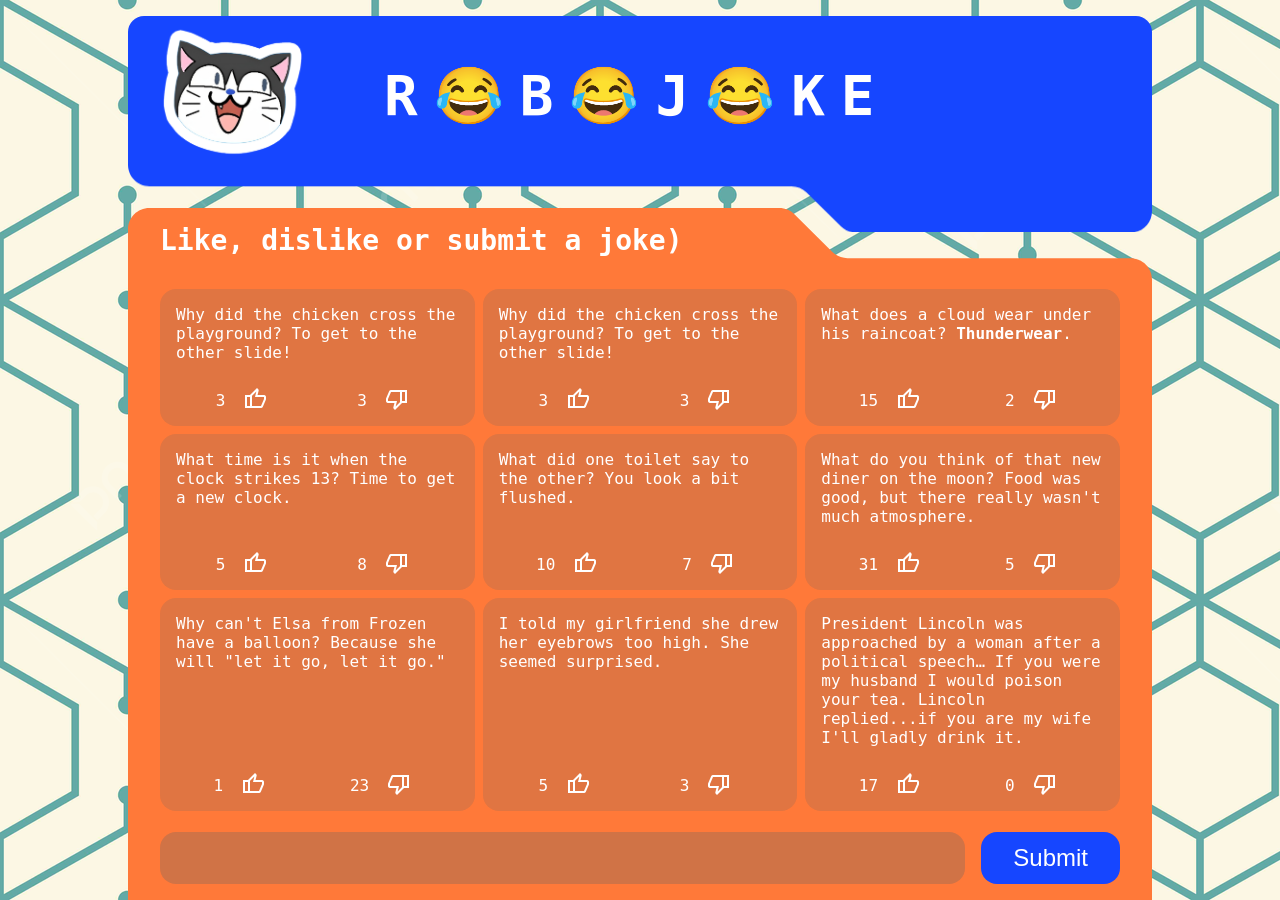
<file: index.html>
<!DOCTYPE html>
<html lang="en">
<head>
    <meta charset="UTF-8">
    <meta http-equiv="X-UA-Compatible" content="IE=edge">
    <meta name="viewport" content="width=device-width, initial-scale=1.0">
    <title>R😂B😂J😂KE</title>
    <link rel="preconnect" href="https://fonts.googleapis.com">
    <link rel="preconnect" href="https://fonts.gstatic.com" crossorigin>
    <link href="https://fonts.googleapis.com/css2?family=Inter:wght@400;700&display=swap" rel="stylesheet">
    <link rel="stylesheet" href="https://fonts.googleapis.com/css2?family=Material+Symbols+Outlined:opsz,wght,FILL,GRAD@48,400,0,0" />
    <link rel="stylesheet" href="style.css">
    <link rel="shortcut icon" href="favicon.ico">
</head>
<body>
    <header>
        <img class="header__img" src="logo.png" alt="logo">
        <h1 class="header__title">R😂B😂J😂KE</h1>
    </header>
    <main>
        <h2 class="main__title">Like, dislike or submit a joke)</h2>
        <div class="jokes_container" id="jokes_container">
            <div class="joke">
                <div class="joke__content">
                    Why did the chicken cross the playground? To get to the other slide!
                </div>
                <div class="joke__footer">
                    <div class="joke__likes">
                        <span>3</span>
                        <button class="joke__btn">
                            <span class="material-symbols-outlined">
                                thumb_up
                            </span>
                        </button>
                    </div>
                    <div class="joke__likes">
                        <span>3</span>
                        <button class="joke__btn">
                            <span class="material-symbols-outlined">
                                thumb_down
                            </span>
                        </button>
                    </div>
                </div>
            </div>

            <div class="joke">
                <div class="joke__content">
                    Why did the chicken cross the playground? To get to the other slide!
                </div>
                <div class="joke__footer">
                    <div class="joke__likes">
                        <span>3</span>
                        <button class="joke__btn">
                            <span class="material-symbols-outlined">
                                thumb_up
                            </span>
                        </button>
                    </div>
                    <div class="joke__likes">
                        <span>3</span>
                        <button class="joke__btn">
                            <span class="material-symbols-outlined">
                                thumb_down
                            </span>
                        </button>
                    </div>
                </div>
            </div>

            <div class="joke">
                <div class="joke__content">
                    What does a cloud wear under his raincoat? <strong>Thunderwear</strong>.
                </div>
                <div class="joke__footer">
                    <div class="joke__likes">
                        <span>15</span>
                        <button class="joke__btn">
                            <span class="material-symbols-outlined">
                                thumb_up
                            </span>
                        </button>
                    </div>
                    <div class="joke__likes">
                        <span>2</span>
                        <button class="joke__btn">
                            <span class="material-symbols-outlined">
                                thumb_down
                            </span>
                        </button>
                    </div>
                </div>
            </div>

            <div class="joke">
                <div class="joke__content">
                    What time is it when the clock strikes 13? Time to get a new clock.
                </div>
                <div class="joke__footer">
                    <div class="joke__likes">
                        <span>5</span>
                        <button class="joke__btn">
                            <span class="material-symbols-outlined">
                                thumb_up
                            </span>
                        </button>
                    </div>
                    <div class="joke__likes">
                        <span>8</span>
                        <button class="joke__btn">
                            <span class="material-symbols-outlined">
                                thumb_down
                            </span>
                        </button>
                    </div>
                </div>
            </div>  

            <div class="joke">
                <div class="joke__content">
                    What did one toilet say to the other? You look a bit flushed.
                </div>
                <div class="joke__footer">
                    <div class="joke__likes">
                        <span>10</span>
                        <button class="joke__btn">
                            <span class="material-symbols-outlined">
                                thumb_up
                            </span>
                        </button>
                    </div>
                    <div class="joke__likes">
                        <span>7</span>
                        <button class="joke__btn">
                            <span class="material-symbols-outlined">
                                thumb_down
                            </span>
                        </button>
                    </div>
                </div>
            </div>

            <div class="joke">
                <div class="joke__content">
                    What do you think of that new diner on the moon? Food was good, but there really wasn't much atmosphere.
                </div>
                <div class="joke__footer">
                    <div class="joke__likes">
                        <span>31</span>
                        <button class="joke__btn">
                            <span class="material-symbols-outlined">
                                thumb_up
                            </span>
                        </button>
                    </div>
                    <div class="joke__likes">
                        <span>5</span>
                        <button class="joke__btn">
                            <span class="material-symbols-outlined">
                                thumb_down
                            </span>
                        </button>
                    </div>
                </div>
            </div>

            <div class="joke">
                <div class="joke__content">
                    Why can't Elsa from Frozen have a balloon? Because she will "let it go, let it go."
                </div>
                <div class="joke__footer">
                    <div class="joke__likes">
                        <span>1</span>
                        <button class="joke__btn">
                            <span class="material-symbols-outlined">
                                thumb_up
                            </span>
                        </button>
                    </div>
                    <div class="joke__likes">
                        <span>23</span>
                        <button class="joke__btn">
                            <span class="material-symbols-outlined">
                                thumb_down
                            </span>
                        </button>
                    </div>
                </div>
            </div>

            <div class="joke">
                <div class="joke__content">
                    I told my girlfriend she drew her eyebrows too high. She seemed surprised.
                </div>
                <div class="joke__footer">
                    <div class="joke__likes">
                        <span>5</span>
                        <button class="joke__btn">
                            <span class="material-symbols-outlined">
                                thumb_up
                            </span>
                        </button>
                    </div>
                    <div class="joke__likes">
                        <span>3</span>
                        <button class="joke__btn">
                            <span class="material-symbols-outlined">
                                thumb_down
                            </span>
                        </button>
                    </div>
                </div>
            </div>  

            <div class="joke">
                <div class="joke__content">
                    President Lincoln was approached by a woman after a political speech… If you were my husband I would poison your tea. Lincoln replied...if you are my wife I'll gladly drink it.
                </div>
                <div class="joke__footer">
                    <div class="joke__likes">
                        <span>17</span>
                        <button class="joke__btn">
                            <span class="material-symbols-outlined">
                                thumb_up
                            </span>
                        </button>
                    </div>
                    <div class="joke__likes">
                        <span>0</span>
                        <button class="joke__btn">
                            <span class="material-symbols-outlined">
                                thumb_down
                            </span>
                        </button>
                    </div>
                </div>
            </div>

            <div class="joke">
                <div class="joke__content">
                    What do you call a nose with no body? No body nose
                </div>
                <div class="joke__footer">
                    <div class="joke__likes">
                        <span>15</span>
                        <button class="joke__btn">
                            <span class="material-symbols-outlined">
                                thumb_up
                            </span>
                        </button>
                    </div>
                    <div class="joke__likes">
                        <span>2</span>
                        <button class="joke__btn">
                            <span class="material-symbols-outlined">
                                thumb_down
                            </span>
                        </button>
                    </div>
                </div>
            </div>

            <div class="joke">
                <div class="joke__content">
                    Why does snoop Dogg use an umbrella? Fo-Drizzle.
                </div>
                <div class="joke__footer">
                    <div class="joke__likes">
                        <span>3</span>
                        <button class="joke__btn">
                            <span class="material-symbols-outlined">
                                thumb_up
                            </span>
                        </button>
                    </div>
                    <div class="joke__likes">
                        <span>3</span>
                        <button class="joke__btn">
                            <span class="material-symbols-outlined">
                                thumb_down
                            </span>
                        </button>
                    </div>
                </div>
            </div>

            <div class="joke">
                <div class="joke__content">
                    Me: Would you like to be the sun in my life? <br> Her: Awww... Yes!!! <br> Me: Good then stay 92.96 million miles away from me
                </div>
                <div class="joke__footer">
                    <div class="joke__likes">
                        <span>8</span>
                        <button class="joke__btn">
                            <span class="material-symbols-outlined">
                                thumb_up
                            </span>
                        </button>
                    </div>
                    <div class="joke__likes">
                        <span>3</span>
                        <button class="joke__btn">
                            <span class="material-symbols-outlined">
                                thumb_down
                            </span>
                        </button>
                    </div>
                </div>
            </div>

            <div class="joke">
                <div class="joke__content">
                    Why are frogs always so happy? They eat whatever bugs them
                </div>
                <div class="joke__footer">
                    <div class="joke__likes">
                        <span>3</span>
                        <button class="joke__btn">
                            <span class="material-symbols-outlined">
                                thumb_up
                            </span>
                        </button>
                    </div>
                    <div class="joke__likes">
                        <span>3</span>
                        <button class="joke__btn">
                            <span class="material-symbols-outlined">
                                thumb_down
                            </span>
                        </button>
                    </div>
                </div>
            </div>

        </div>
        <form class="joke_form" id="joke_form">
            <input type="text" name="joke" class="joke_form__input">
            <button class="joke_form__btn">Submit</button> 
        </form>
    </main>
    <script src="script.js"></script>
</body>
</html>
</file>
<file: style.css>
* {
    margin: 0;
    padding: 0;
    box-sizing: border-box;
}

body {
    height: 100%;
    width: 100%;
    position:fixed;
    display: flex;
    flex-direction: column;
    padding: 1rem 10% 0;
    background-color: #eef1f1;
    background-image: url(background.jpg);
    font-family: 'Roboto Mono', monospace;
}

header {
    display: flex;
    align-items: center;
    gap: 5rem;
    padding: 0.5rem 2rem 4rem;
    background-image: url(header.svg);
    background-size: cover;
    background-repeat: no-repeat;
    background-position: bottom;
    margin-bottom: -1.5rem;
    border-radius: 1rem;
}

.header__img {
    height: 9rem;
}

.header__title {
    font-size: 3.5rem;
    color: #fff;
    letter-spacing: 1rem;
}

main {
    background-image: url(main.svg);
    background-size: cover;
    background-repeat: no-repeat;
    background-position: top;
    flex: 1;
    width: 100%;
    display: flex;
    flex-direction: column;
    padding: 1rem 2rem 1rem;
    gap: 1rem;
    color: #fff;
    overflow: hidden;
}

.main__title {
    margin-bottom: 1rem;
    font-size: 1.75rem;
}

.jokes_container {
    flex: 1;
    display: grid;
    grid-template-columns: repeat(3, 1fr);
    gap: 0.5rem;
    overflow: auto;
}

.jokes_container::-webkit-scrollbar {
    width: 10px;
}
  
.jokes_container::-webkit-scrollbar-thumb {
    border-radius: 1rem;
    background-color: #fff;
}

.joke {
    padding: 1rem 1rem 0.25rem;
    background-color: rgba(100, 100, 100, 0.2);
    border-radius: 1rem;
    display: flex;
    flex-direction: column;
    justify-content: space-between;
    gap: 1rem;
}

.joke__footer {
    display: flex;
    justify-content: space-around;
}

.joke__likes {
    display: flex;
    align-items: center;
    gap: 0.5rem;
}

.joke__btn {
    background: 0;
    border: 0;
    color: #fff;
    cursor: pointer;
}

.joke_form {
    display: flex;
    gap: 1rem;
}

.joke_form__input {
    flex: 1;
    min-width: 100px;
    background-color: rgba(100, 100, 100, 0.3);
    border: none;
    border-radius: 1rem;
    font-size: 1.5rem;
    padding: 0.75rem;
    outline-color: transparent;
    color: #fff;
}

.joke_form__btn {
    background-color: #1646FF;
    border: none;
    padding: 0 2rem;
    border-radius: 1rem;
    color: #fff;
    font-size: 1.5rem;
    cursor: pointer;
    box-shadow: 0;
    transition: box-shadow .25s;
}

.joke_form__btn:hover,
.joke_form__btn:focus {
    box-shadow: 0 0 0 3px #fff;
}

/* Ripple effect */
.joke__btn {
    background-position: center;
    transition: all 0.5s;
    height: 2.75rem;
    width: 2.75rem;
    border-radius: 125px;
}

.joke__btn:hover {
    background: #ffffff99 radial-gradient(circle, transparent 1%, #ffffff99 1%) center/15000%;
    color: #4e4e4e;
}

.joke__btn:active {
    background-color: #1646FF;
    background-size: 100%;
    transition: all 0s;
}

@media (max-width: 1080px) {

    body {
        padding: 1rem 1rem 0;
    }
    
    .header__title {
        font-size: 3rem;
        letter-spacing: 0;
    }

    .jokes_container {
        grid-template-columns: 1fr 1fr;
    }

}

@media (max-width: 800px) {

    body {
        padding: 0;
    }

    header {
        background: #1646FF;
        gap: 0.5rem;
        padding: 1rem 0.5rem 2rem;
        border-radius: 0;
    }

    .header__title {
        font-size: 1.75rem;
    }

    main {
        background: #FF7939;
        padding: 0.5rem;
    }

    .jokes_container {
        grid-template-columns: 1fr;
    }

    .joke_form__btn {
        font-size: 1rem;
        padding: 0 0.5rem;
    }

}
</file>
<file: static/style.css>
* {
    margin: 0;
    padding: 0;
    box-sizing: border-box;
}

body {
    height: 100%;
    width: 100%;
    position:fixed;
    display: flex;
    flex-direction: column;
    padding: 1rem 10% 0;
    background-color: #eef1f1;
    background-image: url(background.jpg);
    font-family: 'Roboto Mono', monospace;
}

header {
    display: flex;
    align-items: center;
    gap: 5rem;
    padding: 0.5rem 2rem 4rem;
    background-image: url(header.svg);
    background-size: cover;
    background-repeat: no-repeat;
    background-position: bottom;
    margin-bottom: -1.5rem;
    border-radius: 1rem;
}

.header__img {
    height: 9rem;
}

.header__title {
    font-size: 3.5rem;
    color: #fff;
    letter-spacing: 1rem;
}

main {
    background-image: url(main.svg);
    background-size: cover;
    background-repeat: no-repeat;
    background-position: top;
    flex: 1;
    width: 100%;
    display: flex;
    flex-direction: column;
    padding: 1rem 2rem 1rem;
    gap: 1rem;
    color: #fff;
    overflow: hidden;
}

.main__title {
    margin-bottom: 1rem;
    font-size: 1.75rem;
}

.jokes_container {
    flex: 1;
    display: grid;
    grid-template-columns: repeat(3, 1fr);
    gap: 0.5rem;
    overflow: auto;
}

.jokes_container::-webkit-scrollbar {
    width: 10px;
}
  
.jokes_container::-webkit-scrollbar-thumb {
    border-radius: 1rem;
    background-color: #fff;
}

.joke {
    padding: 1rem 1rem 0.25rem;
    background-color: rgba(100, 100, 100, 0.2);
    border-radius: 1rem;
    display: flex;
    flex-direction: column;
    justify-content: space-between;
    gap: 1rem;
}

.joke__footer {
    display: flex;
    justify-content: space-around;
}

.joke__likes {
    display: flex;
    align-items: center;
    gap: 0.5rem;
}

.joke__btn {
    background: 0;
    border: 0;
    color: #fff;
    cursor: pointer;
}

.joke_form {
    display: flex;
    gap: 1rem;
}

.joke_form__input {
    flex: 1;
    min-width: 100px;
    background-color: rgba(100, 100, 100, 0.3);
    border: none;
    border-radius: 1rem;
    font-size: 1.5rem;
    padding: 0.75rem;
    outline-color: transparent;
    color: #fff;
}

.joke_form__btn {
    background-color: #1646FF;
    border: none;
    padding: 0 2rem;
    border-radius: 1rem;
    color: #fff;
    font-size: 1.5rem;
    cursor: pointer;
    box-shadow: 0;
    transition: box-shadow .25s;
}

.joke_form__btn:hover,
.joke_form__btn:focus {
    box-shadow: 0 0 0 3px #fff;
}

/* Ripple effect */
.joke__btn {
    background-position: center;
    transition: all 0.5s;
    height: 2.75rem;
    width: 2.75rem;
    border-radius: 125px;
}

.joke__btn:hover {
    background: #ffffff99 radial-gradient(circle, transparent 1%, #ffffff99 1%) center/15000%;
    color: #4e4e4e;
}

.joke__btn:active {
    background-color: #1646FF;
    background-size: 100%;
    transition: all 0s;
}

@media (max-width: 1080px) {

    body {
        padding: 1rem 1rem 0;
    }
    
    .header__title {
        font-size: 3rem;
        letter-spacing: 0;
    }

    .jokes_container {
        grid-template-columns: 1fr 1fr;
    }

}

@media (max-width: 800px) {

    body {
        padding: 0;
    }

    header {
        background: #1646FF;
        gap: 0.5rem;
        padding: 1rem 0.5rem 2rem;
        border-radius: 0;
    }

    .header__title {
        font-size: 1.75rem;
    }

    main {
        background: #FF7939;
        padding: 0.5rem;
    }

    .jokes_container {
        grid-template-columns: 1fr;
    }

    .joke_form__btn {
        font-size: 1rem;
        padding: 0 0.5rem;
    }

}




main {
    /* flex: 1; or other fixed height */
    overflow: hidden;
}

.jokes_container {
    overflow: auto;
    display: grid;
    grid-template-columns: 1fr 1fr 1fr;
}
</file>
